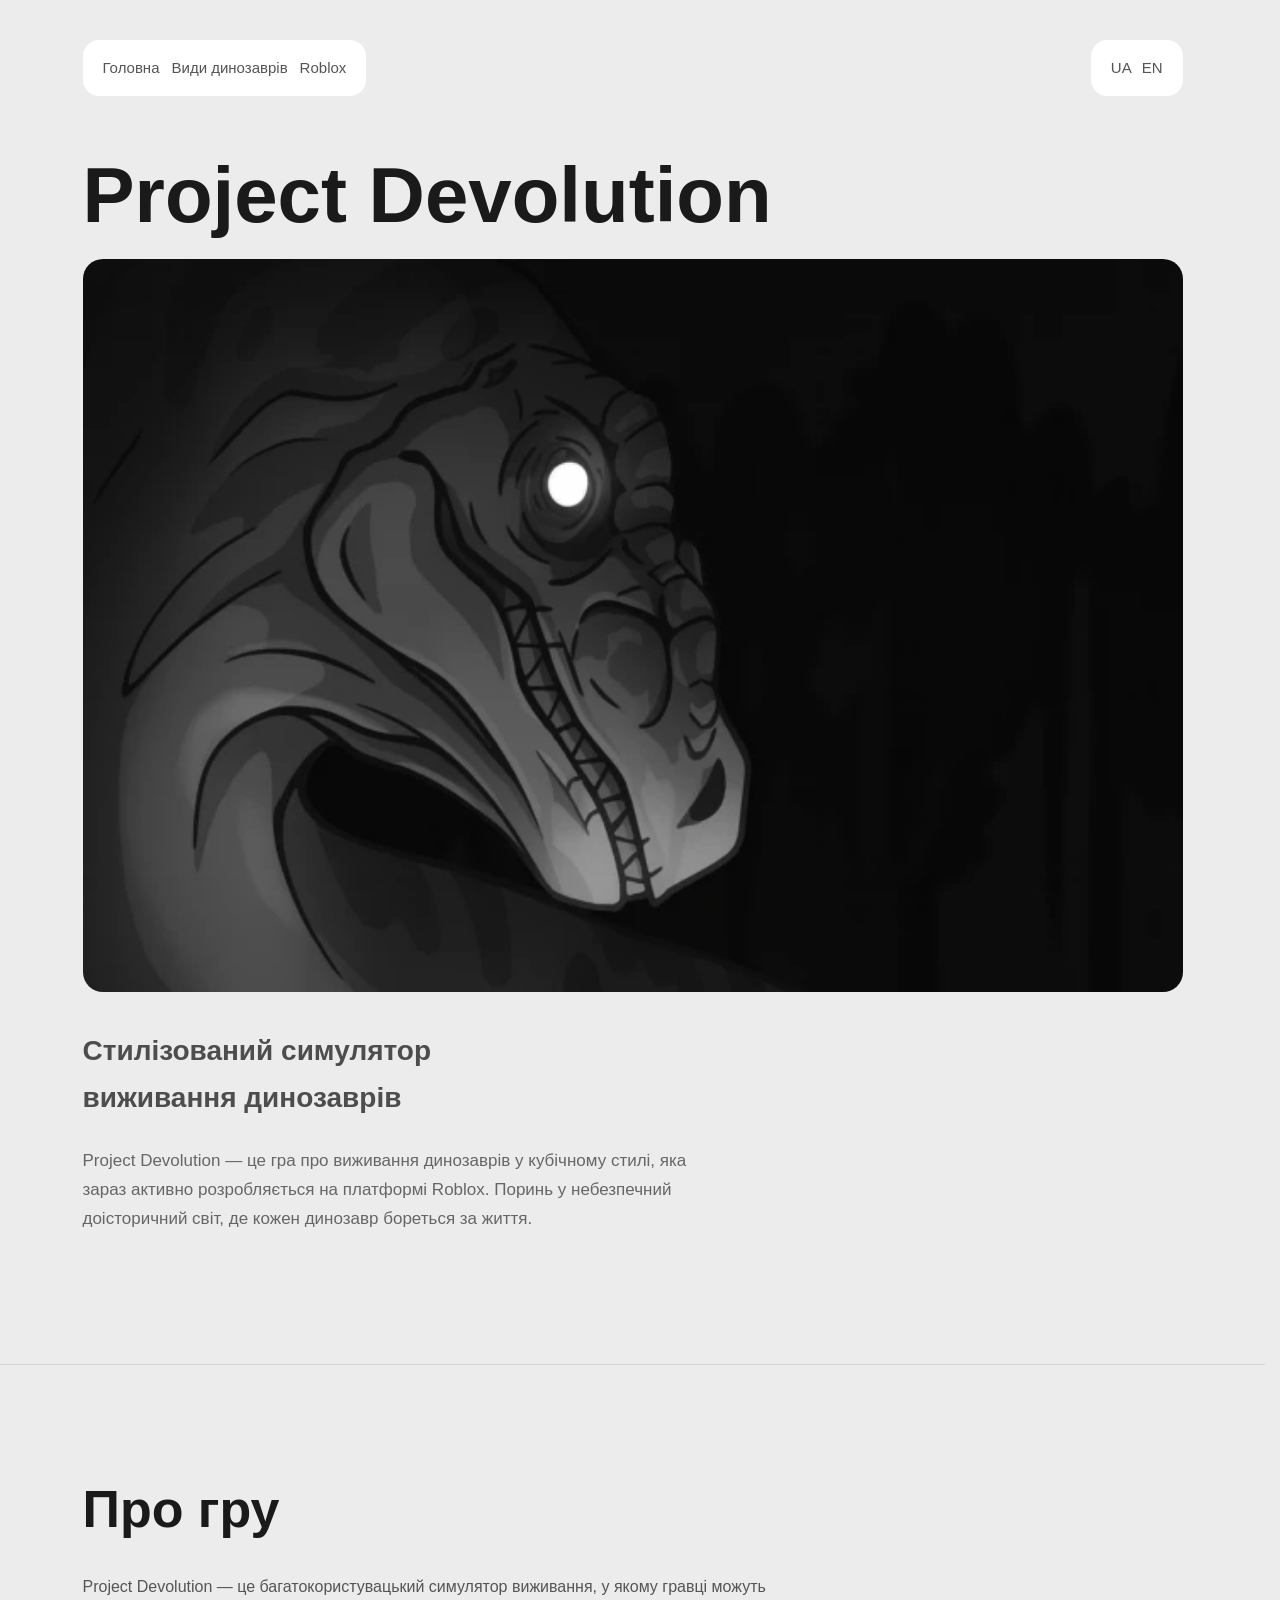
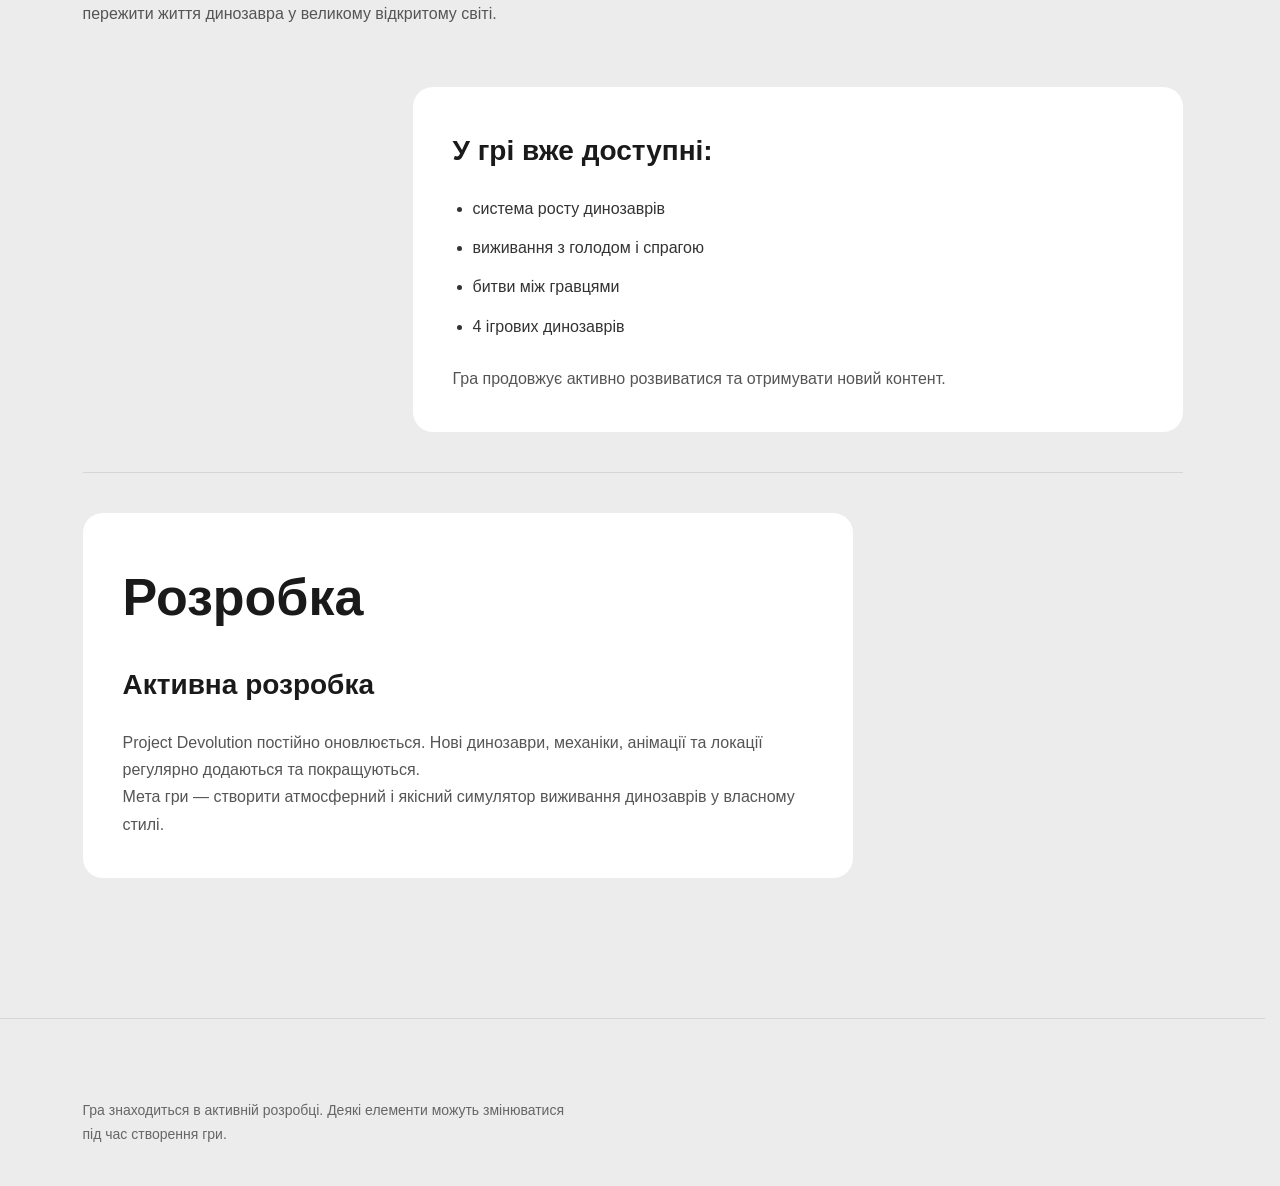
<file: index.html>
<!DOCTYPE html>
<html lang="uk">
<head>
	<meta charset="utf-8">
	<link rel="stylesheet" type="text/css" href="styles/style1.css">
	<meta name="viewport" content="width=device-width, initial-scale=1">
	<title>Project Devolution</title>
</head>
<body>

	<header>

		<div class="top-bar">

			<nav>
				<a href="#">Головна</a>
				<a href="pages/types.html">Види динозаврів</a>
				<a href="pages/roblox.html">Roblox</a>
			</nav>

			<div class="language">
				<a href="#">UA</a>
				<a href="en/index-en.html">EN</a>
			</div>

		</div>

		<h1>Project Devolution</h1>

		<img src="images/baner.webp" alt="банер">

		<h2>Стилізований симулятор виживання динозаврів</h2>

		<p>
			Project Devolution — це гра про виживання динозаврів у кубічному стилі, яка зараз активно розробляється на платформі Roblox.
			Поринь у небезпечний доісторичний світ, де кожен динозавр бореться за життя.
		</p>

	</header>

	<hr>

	<main>

		<h1>Про гру</h1>

		<p>
			Project Devolution — це багатокористувацький симулятор виживання, у якому гравці можуть пережити життя динозавра у великому відкритому світі.
		</p>

		<article class="acess">

			<h2>У грі вже доступні:</h2>

			<ul>
				<li>система росту динозаврів</li>
				<li>виживання з голодом і спрагою</li>
				<li>битви між гравцями</li>
				<li>4 ігрових динозаврів</li>
			</ul>

			<p>
				Гра продовжує активно розвиватися та отримувати новий контент.
			</p>

		</article>

		<hr>

		<article class="dev">

			<h1>Розробка</h1>

			<h2>Активна розробка</h2>

			<p>
				Project Devolution постійно оновлюється.
				Нові динозаври, механіки, анімації та локації регулярно додаються та покращуються.
			</p>

			<p>
				Мета гри — створити атмосферний і якісний симулятор виживання динозаврів у власному стилі.
			</p>

		</article>

	</main>

	<hr>

	<footer>

		<p class="footer">
			Гра знаходиться в активній розробці. Деякі елементи можуть змінюватися під час створення гри.
		</p>

	</footer>

</body>
</html>
</file>
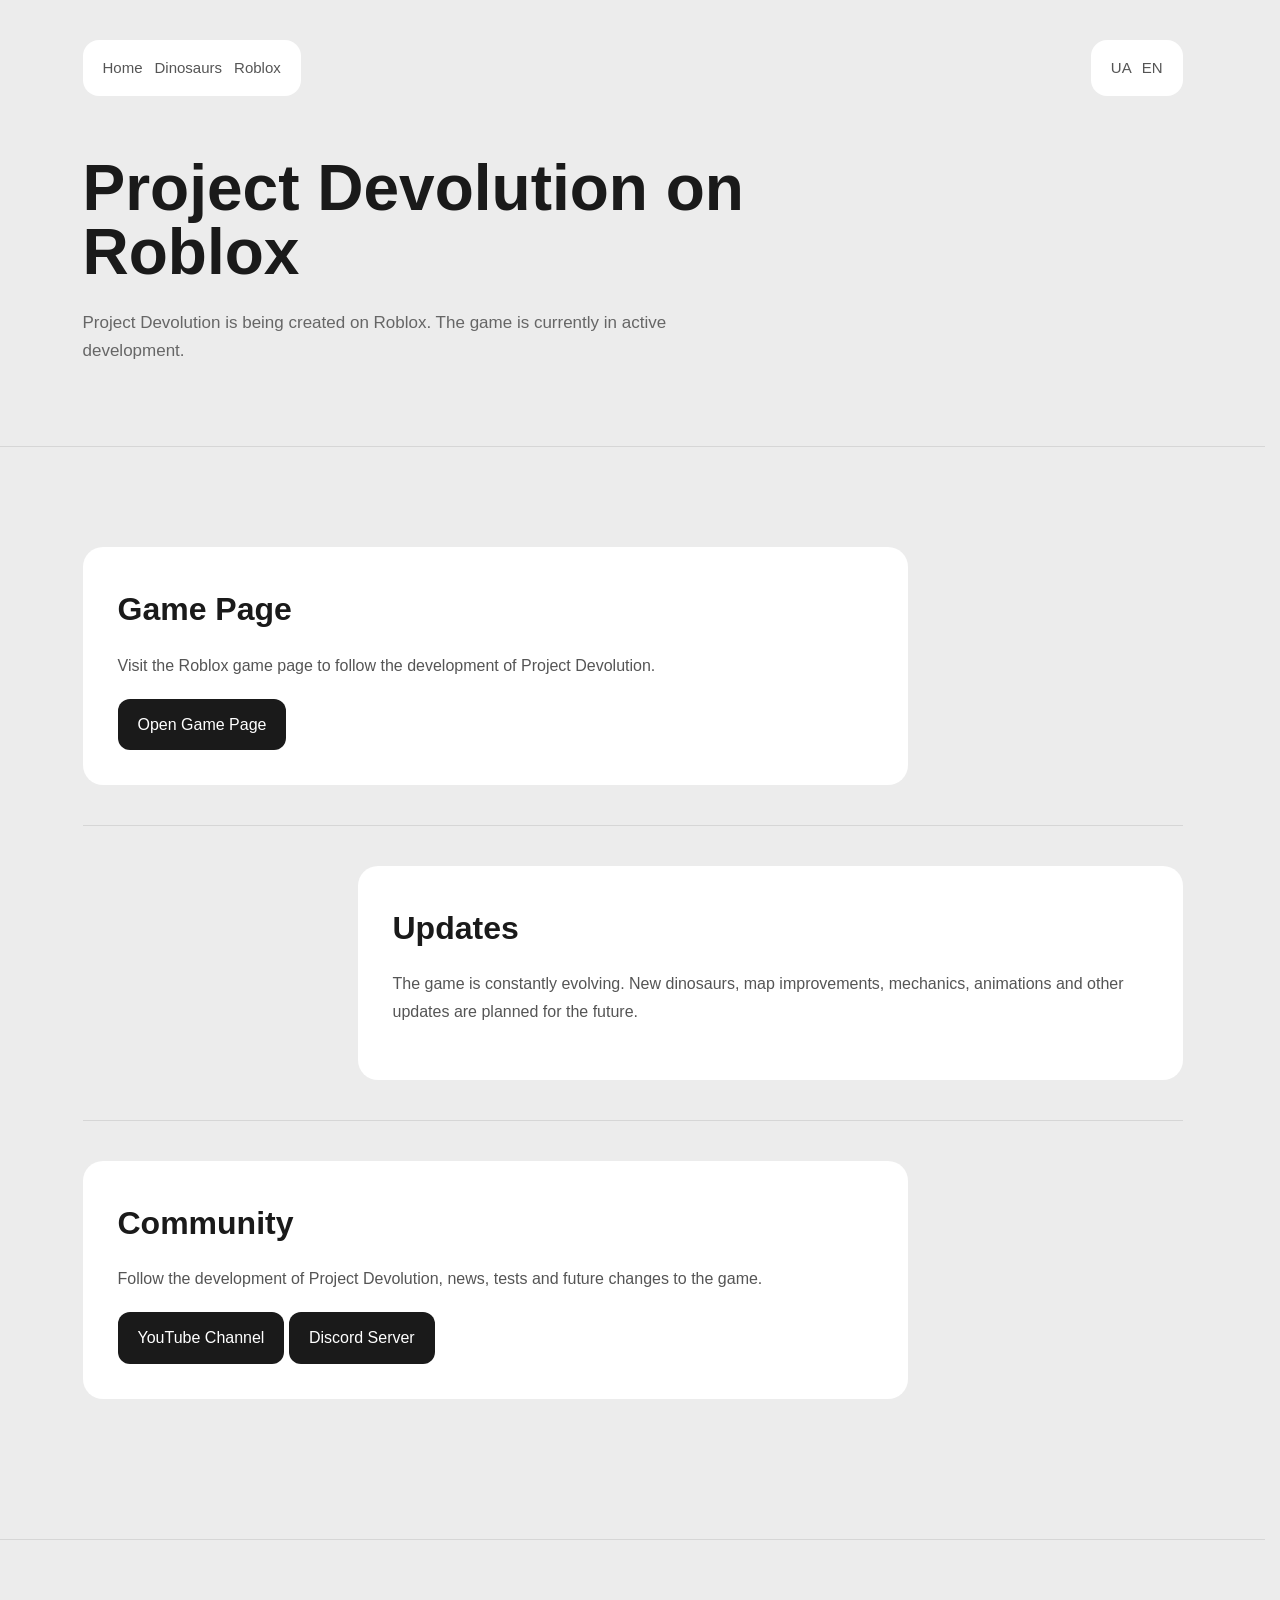
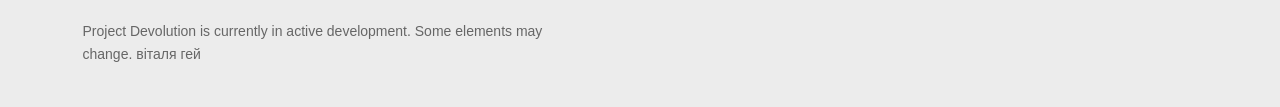
<file: roblox-en.html>
<!DOCTYPE html>
<html lang="en">
<head>
	<meta charset="utf-8">
	<link rel="stylesheet" type="text/css" href="../../styles/style3.css">
	<meta name="viewport" content="width=device-width, initial-scale=1">
	<title>Roblox</title>
</head>
<body>

	<header>

		<div class="top-bar">

			<nav>
				<a href="../index-en.html">Home</a>
				<a href="types-en.html">Dinosaurs</a>
				<a href="#">Roblox</a>
			</nav>

			<div class="language">
				<a href="../../pages/roblox.html">UA</a>
				<a href="#">EN</a>
			</div>

		</div>

		<h1>Project Devolution on Roblox</h1>

		<p>
			Project Devolution is being created on Roblox. The game is currently in active development.
		</p>

	</header>

	<hr>

	<main>

		<article class="roblox-game">

			<h2>Game Page</h2>

			<p>
				Visit the Roblox game page to follow the development of Project Devolution.
			</p>

			<a href="https://www.roblox.com/" target="_blank">
				Open Game Page
			</a>

		</article>

		<hr>

		<article class="roblox-updates">

			<h2>Updates</h2>

			<p>
				The game is constantly evolving. New dinosaurs, map improvements, mechanics, animations and other updates are planned for the future.
			</p>

		</article>

		<hr>

		<article class="roblox-community">

			<h2>Community</h2>

			<p>
				Follow the development of Project Devolution, news, tests and future changes to the game.
			</p>

			<a href="https://youtube.com/" target="_blank">
				YouTube Channel
			</a>

			<a href="https://discord.gg/" target="_blank">
				Discord Server
			</a>

		</article>

	</main>

	<hr>

	<footer>

		<p class="footer">
			Project Devolution is currently in active development. Some elements may change. віталя гей
		</p>

	</footer>

</body>
</html>
</file>
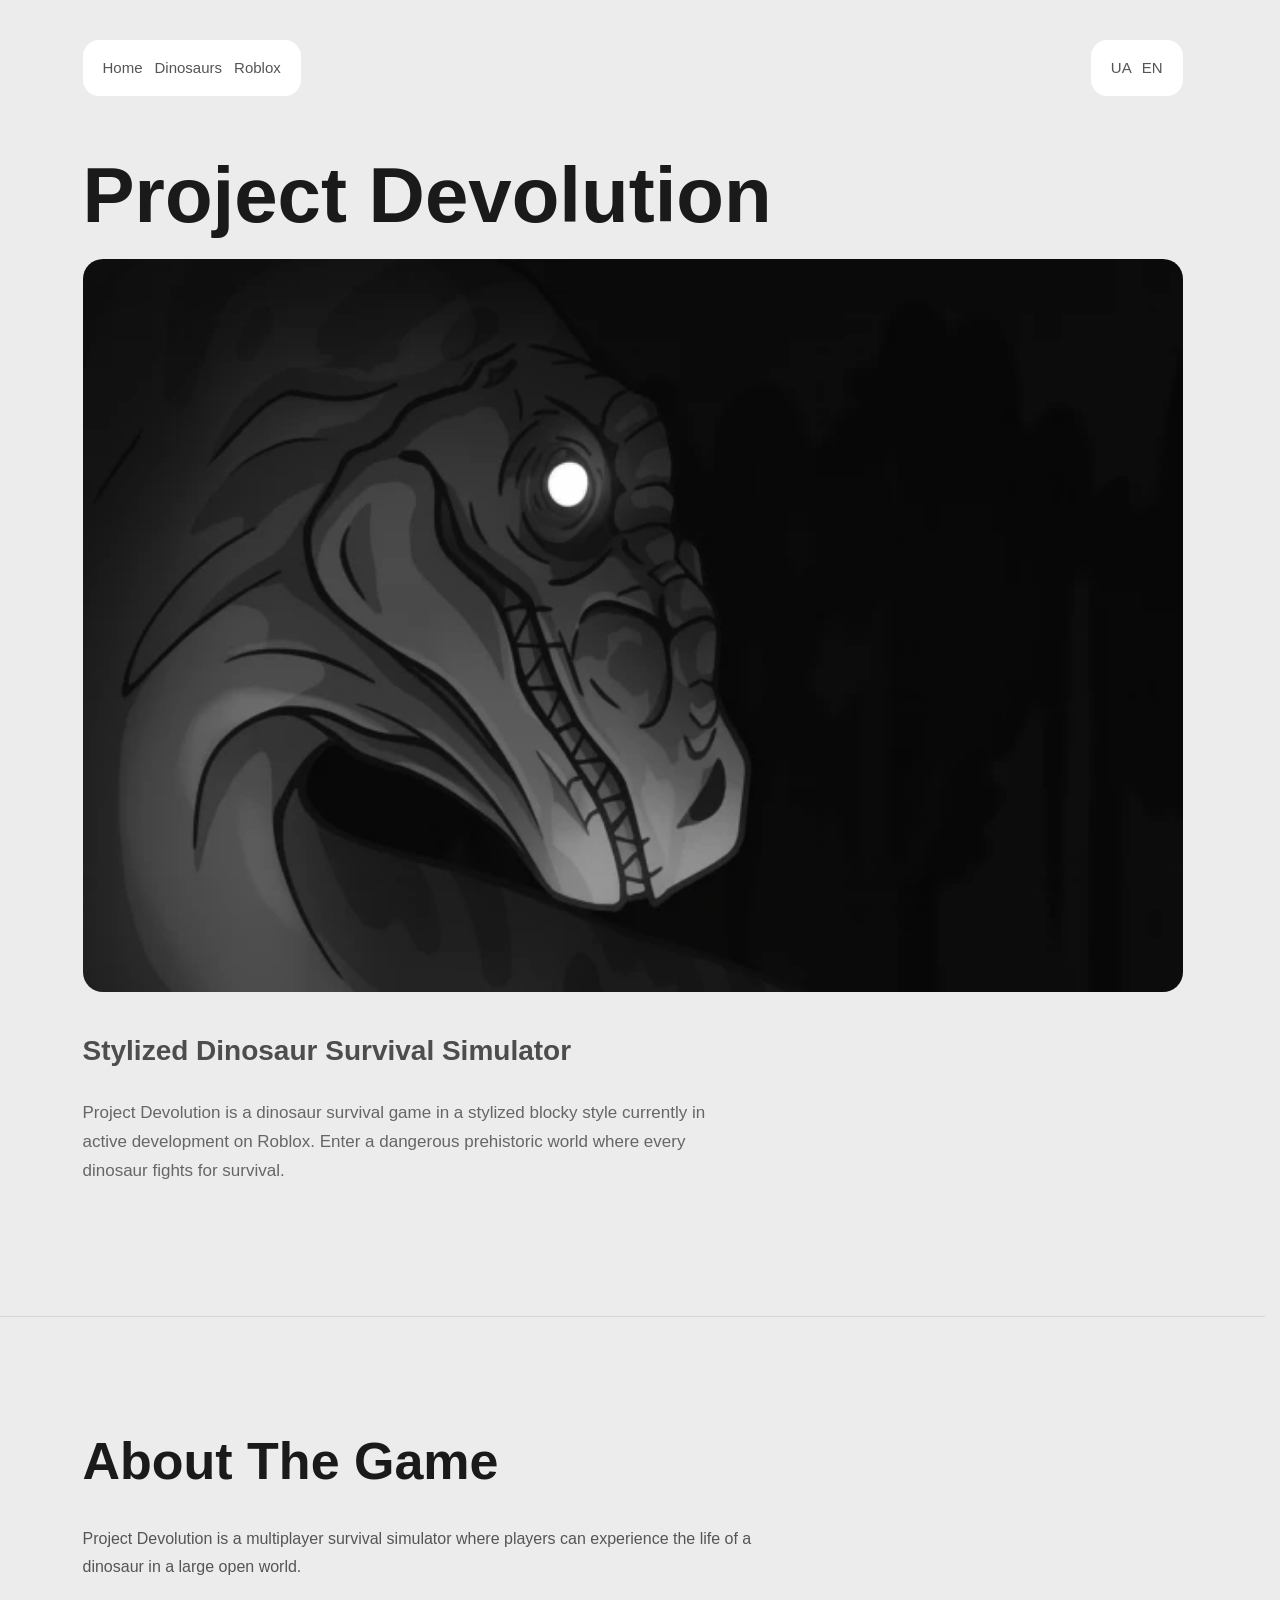
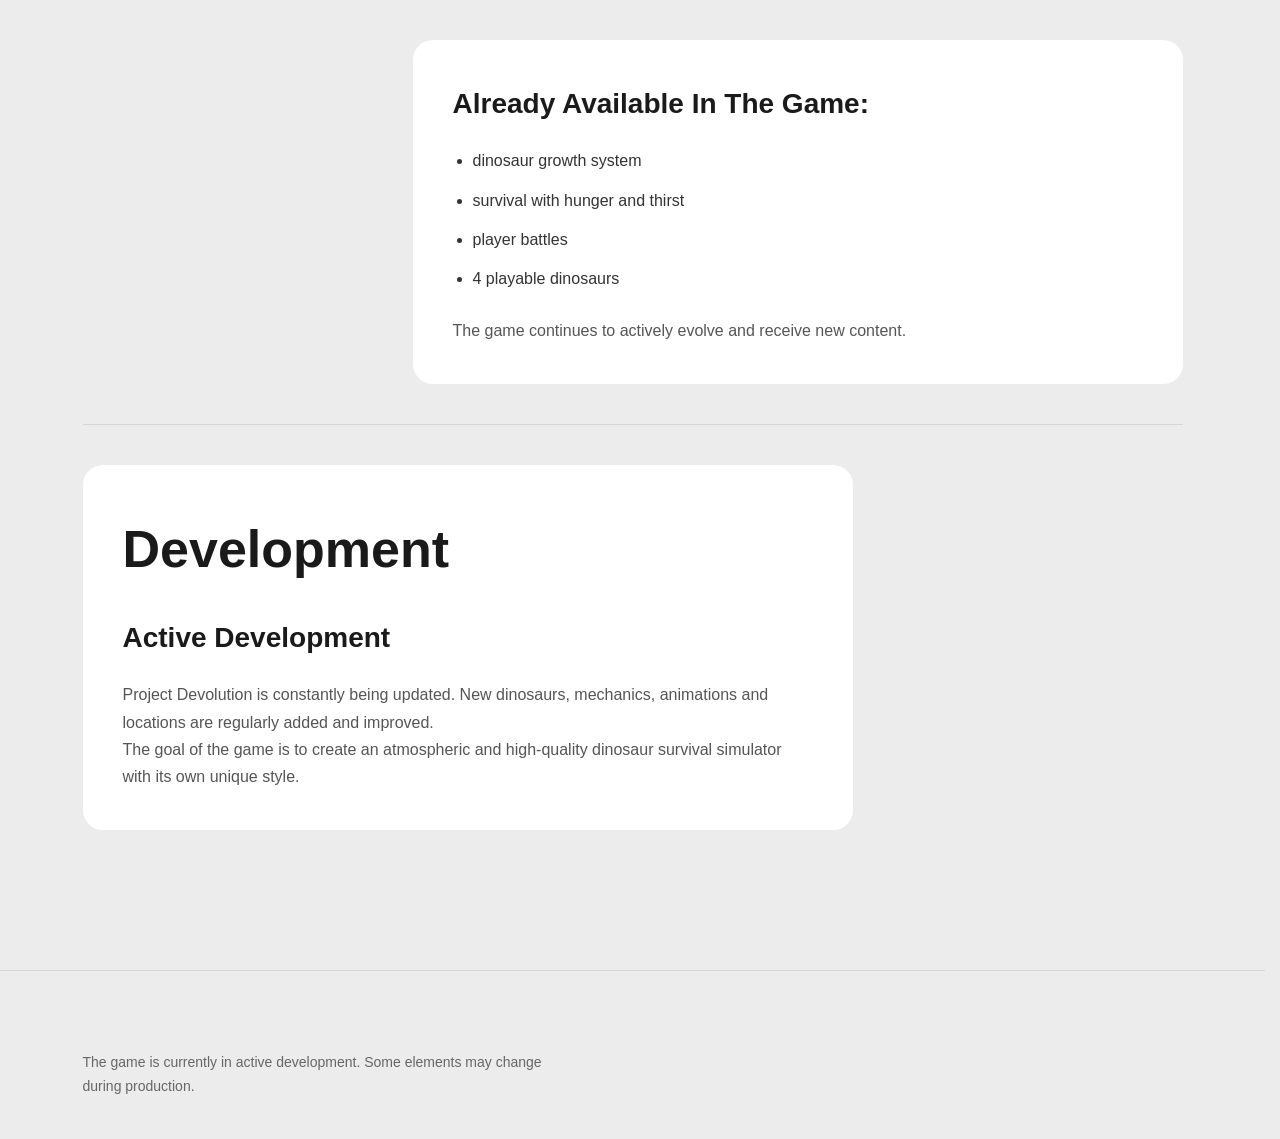
<file: en/index-en.html>
<!DOCTYPE html>
<html lang="en">
<head>
	<meta charset="utf-8">
	<link rel="stylesheet" type="text/css" href="../styles/style1.css">
	<meta name="viewport" content="width=device-width, initial-scale=1">
	<title>Project Devolution</title>
</head>
<body>

	<header>

		<div class="top-bar">

			<nav>
				<a href="#">Home</a>
				<a href="pages/types-en.html">Dinosaurs</a>
				<a href="pages/roblox-en.html">Roblox</a>
			</nav>

			<div class="language">
				<a href="../index.html">UA</a>
				<a href="#">EN</a>
			</div>

		</div>

		<h1>Project Devolution</h1>

		<img src="../images/baner.webp" alt="banner">

		<h2>Stylized Dinosaur Survival Simulator</h2>

		<p>
			Project Devolution is a dinosaur survival game in a stylized blocky style currently in active development on Roblox.
			Enter a dangerous prehistoric world where every dinosaur fights for survival.
		</p>

	</header>

	<hr>

	<main>

		<h1>About The Game</h1>

		<p>
			Project Devolution is a multiplayer survival simulator where players can experience the life of a dinosaur in a large open world.
		</p>

		<article class="acess">

			<h2>Already Available In The Game:</h2>

			<ul>
				<li>dinosaur growth system</li>
				<li>survival with hunger and thirst</li>
				<li>player battles</li>
				<li>4 playable dinosaurs</li>
			</ul>

			<p>
				The game continues to actively evolve and receive new content.
			</p>

		</article>

		<hr>

		<article class="dev">

			<h1>Development</h1>

			<h2>Active Development</h2>

			<p>
				Project Devolution is constantly being updated.
				New dinosaurs, mechanics, animations and locations are regularly added and improved.
			</p>

			<p>
				The goal of the game is to create an atmospheric and high-quality dinosaur survival simulator with its own unique style.
			</p>

		</article>

	</main>

	<hr>

	<footer>

		<p class="footer">
			The game is currently in active development. Some elements may change during production.
		</p>

	</footer>

</body>
</html>
</file>
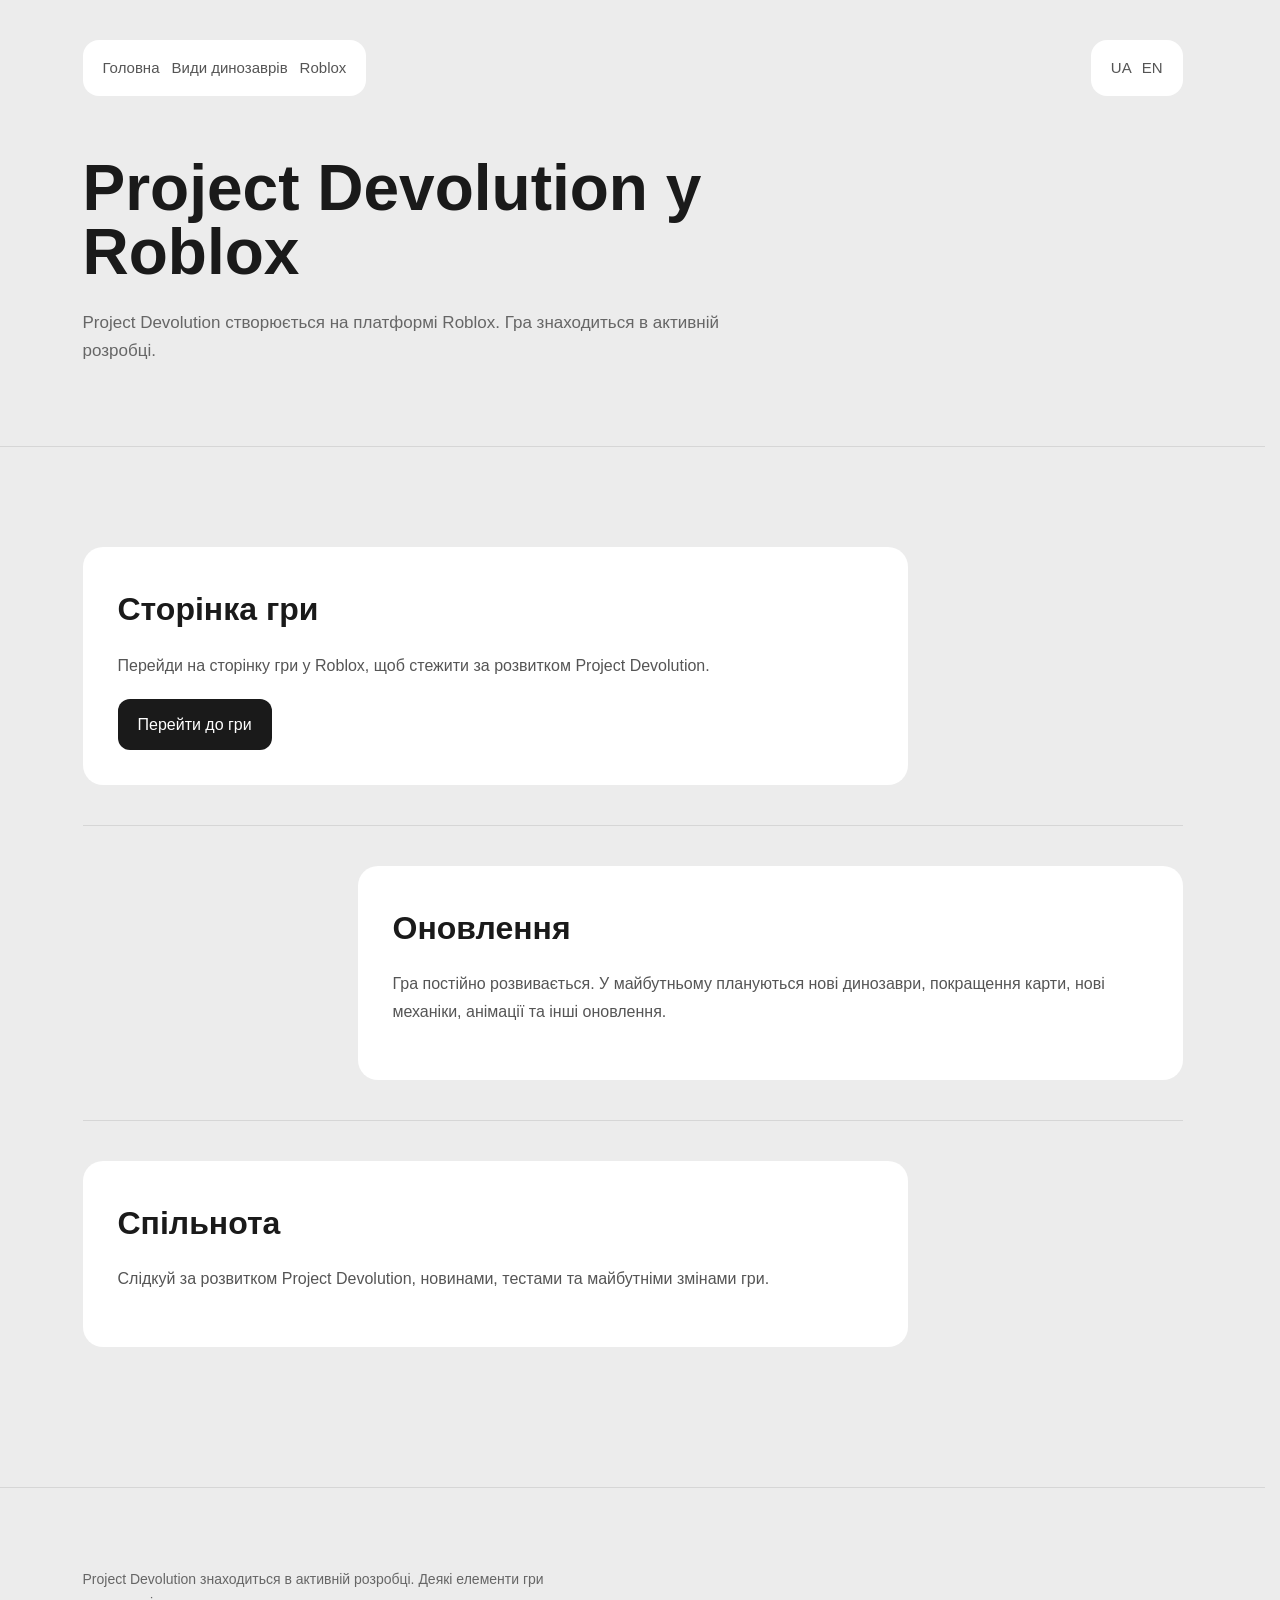
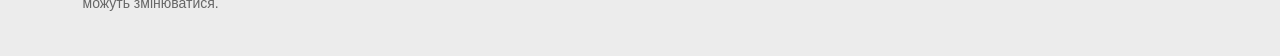
<file: pages/roblox.html>
<!DOCTYPE html>
<html lang="uk">
<head>
	<meta charset="utf-8">
	<link rel="stylesheet" type="text/css" href="../styles/style3.css">
	<meta name="viewport" content="width=device-width, initial-scale=1">
	<title>Roblox</title>
</head>
<body>

	<header>

		<div class="top-bar">

			<nav>
				<a href="../index.html">Головна</a>
				<a href="types.html">Види динозаврів</a>
				<a href="#">Roblox</a>
			</nav>

			<div class="language">
				<a href="#">UA</a>
				<a href="../en/pages/roblox-en.html">EN</a>
			</div>

		</div>

		<h1>Project Devolution у Roblox</h1>

		<p>
			Project Devolution створюється на платформі Roblox. Гра знаходиться в активній розробці.
		</p>

	</header>

	<hr>

	<main>

		<article class="roblox-game">

			<h2>Сторінка гри</h2>

			<p>
				Перейди на сторінку гри у Roblox, щоб стежити за розвитком Project Devolution.
			</p>

			<a href="#" target="_blank">Перейти до гри</a>

		</article>

		<hr>

		<article class="roblox-updates">

			<h2>Оновлення</h2>

			<p>
				Гра постійно розвивається. У майбутньому плануються нові динозаври, покращення карти, нові механіки, анімації та інші оновлення.
			</p>

		</article>

		<hr>

		<article class="roblox-community">

			<h2>Спільнота</h2>

			<p>
				Слідкуй за розвитком Project Devolution, новинами, тестами та майбутніми змінами гри.
			</p>

		</article>

	</main>

	<hr>

	<footer>

		<p class="footer">
			Project Devolution знаходиться в активній розробці. Деякі елементи гри можуть змінюватися.
		</p>

	</footer>

</body>
</html>
</file>
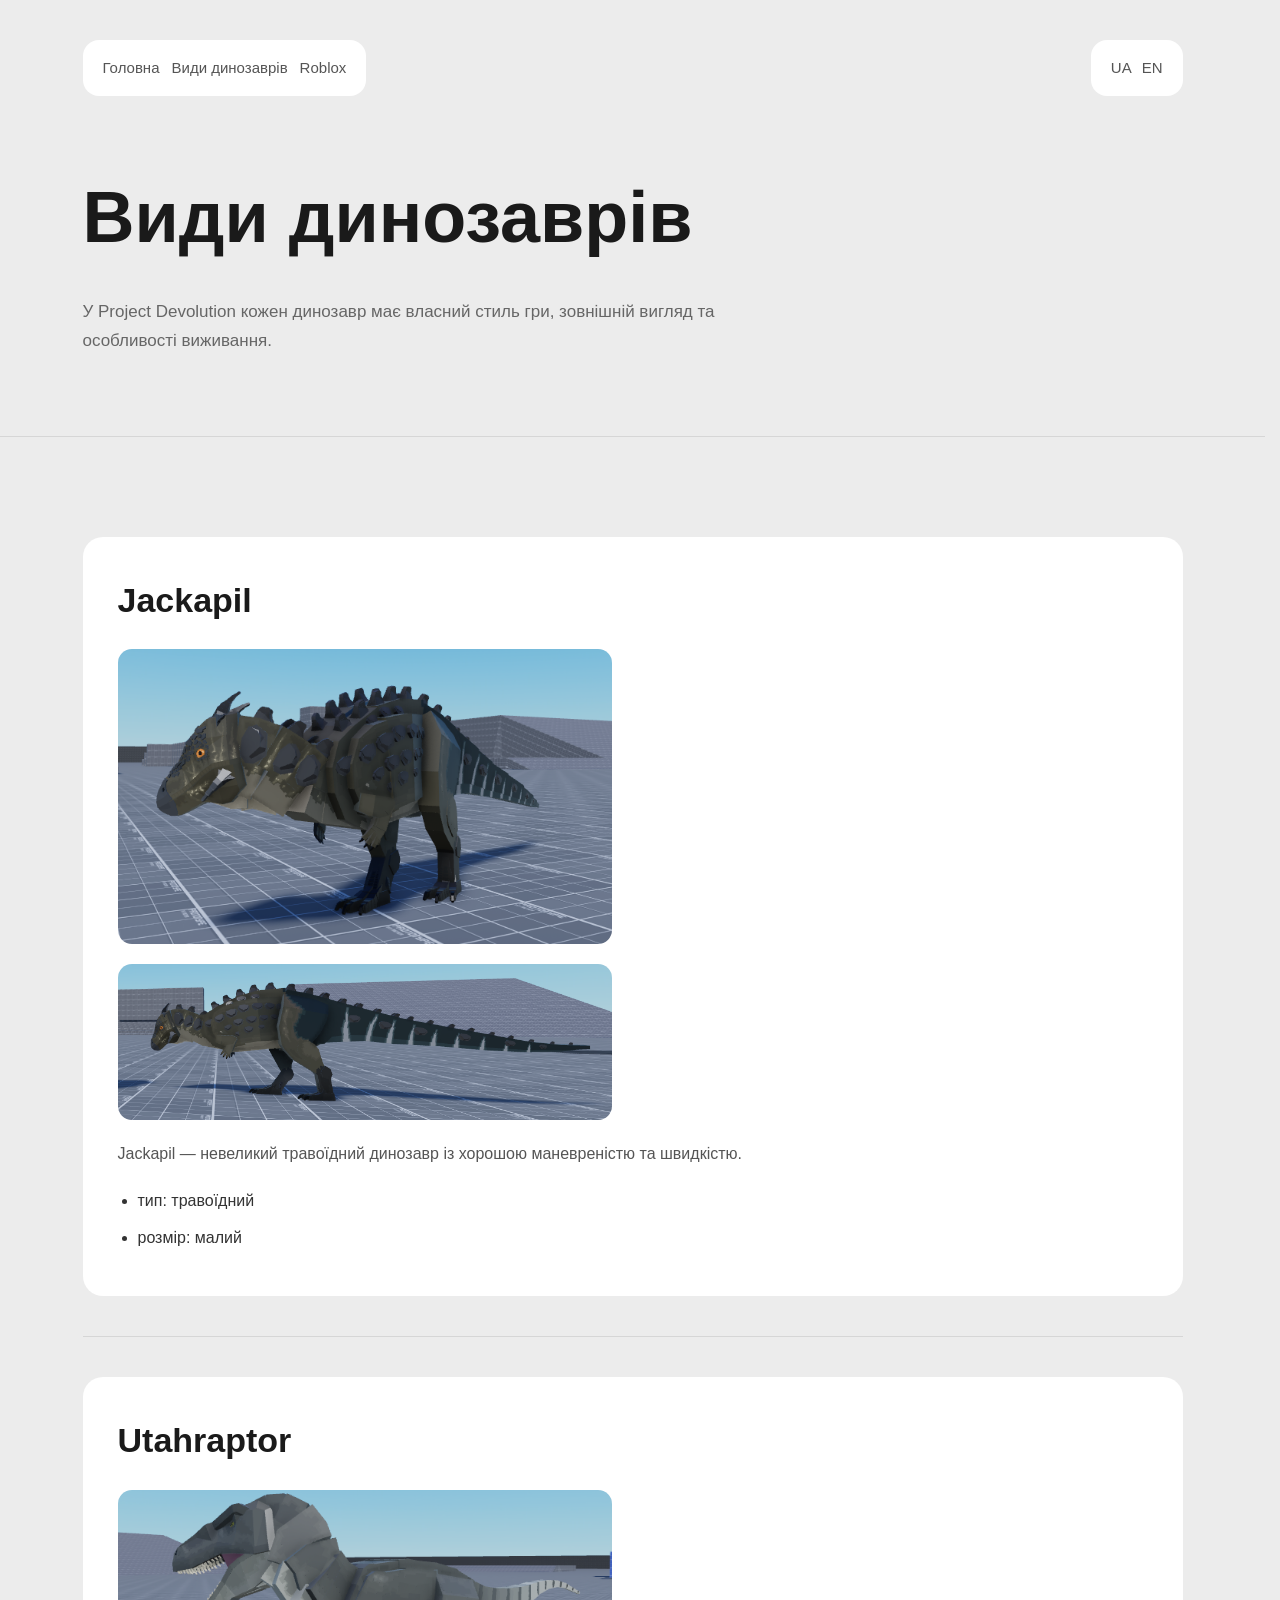
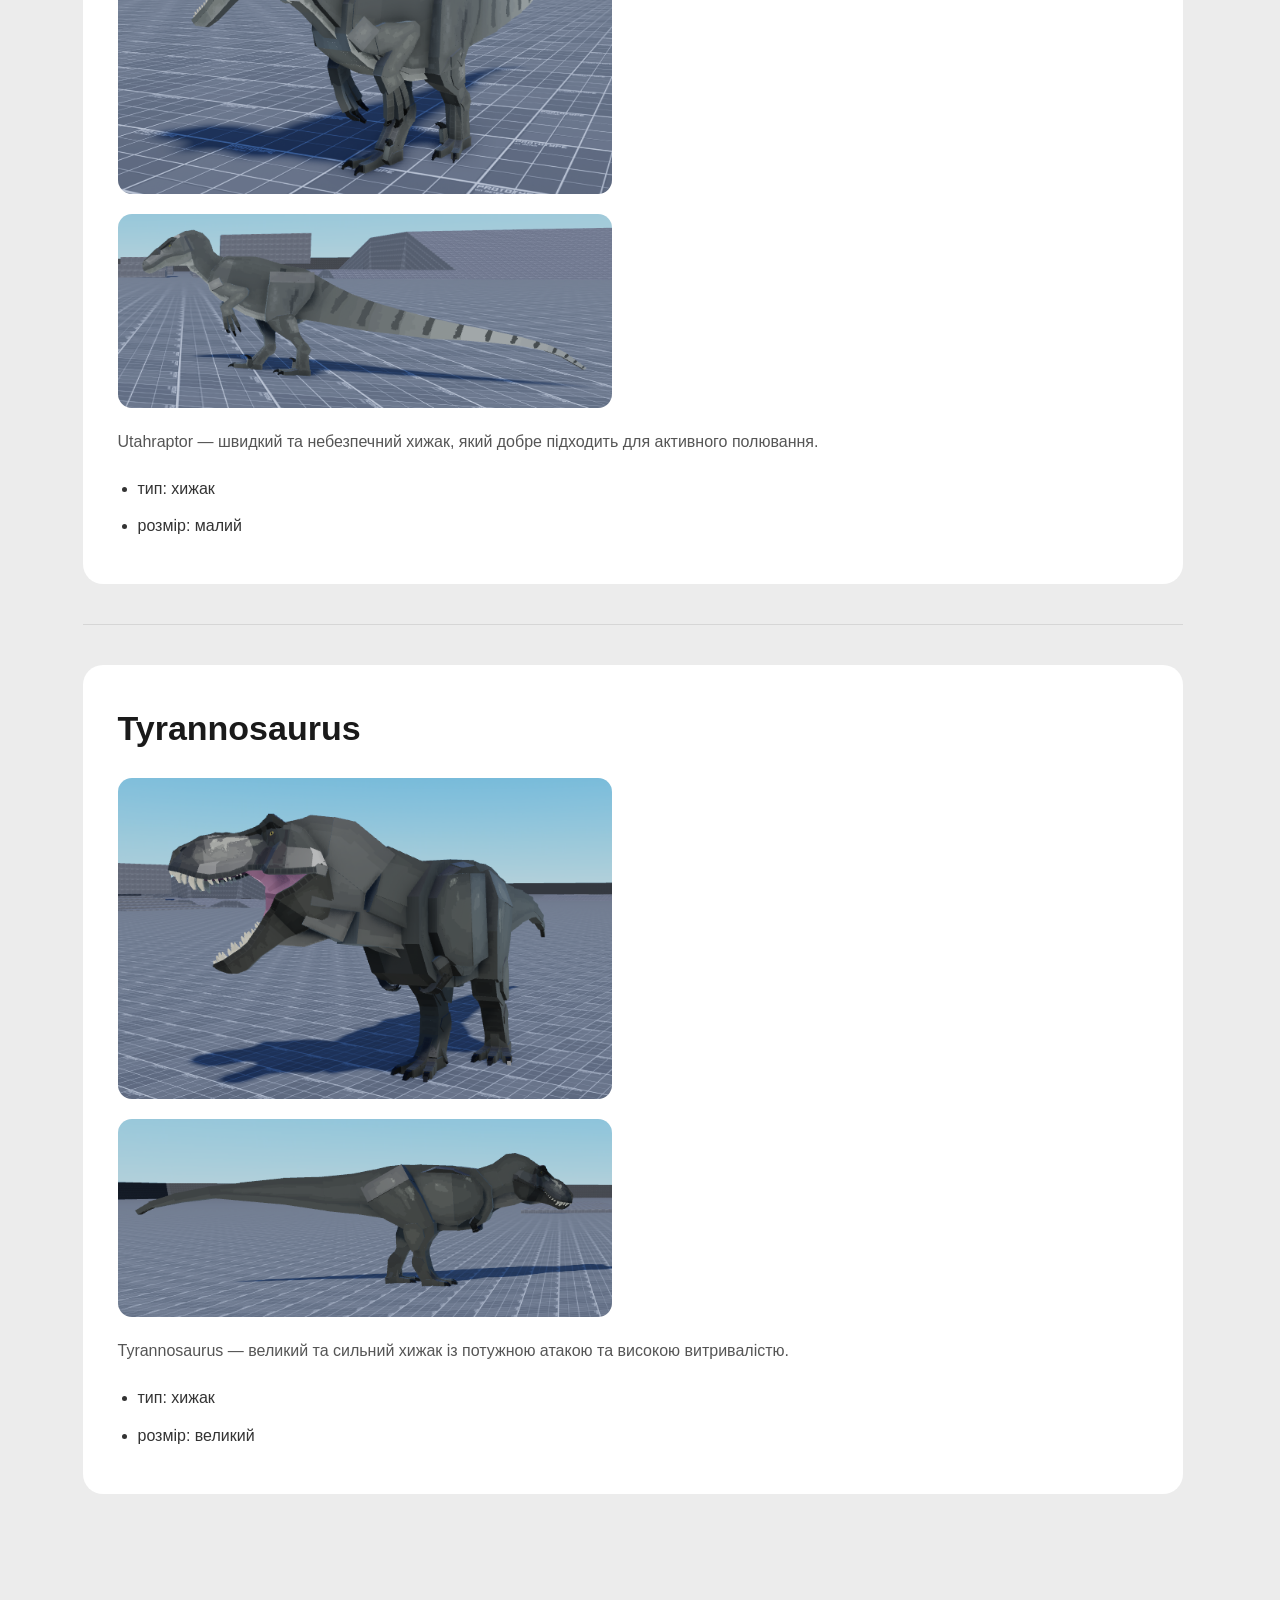
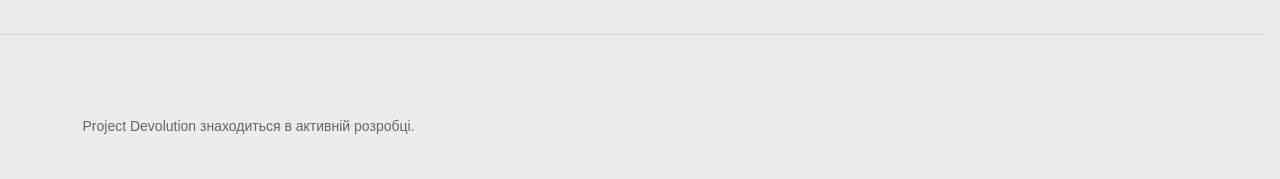
<file: pages/types.html>
<!DOCTYPE html>
<html lang="uk">
<head>
	<meta charset="utf-8">
	<link rel="stylesheet" type="text/css" href="../styles/style2.css">
	<meta name="viewport" content="width=device-width, initial-scale=1">
	<title>Види динозаврів</title>
</head>
<body>

	<header>

		<div class="top-bar">

			<nav>
				<a href="../index.html">Головна</a>
				<a href="#">Види динозаврів</a>
				<a href="roblox.html">Roblox</a>
			</nav>

			<div class="language">
				<a href="#">UA</a>
				<a href="../en/pages/types-en.html">EN</a>
			</div>

		</div>

		<h1>Види динозаврів</h1>

		<p>
			У Project Devolution кожен динозавр має власний стиль гри, зовнішній вигляд та особливості виживання.
		</p>

	</header>

	<hr>

	<main>

		<article class="jackapil">

			<h2>Jackapil</h2>

			<img src="../images/jackapil.png" alt="Jackapil">
			<img src="../images/jackapilside.png" alt="Jackapil side">

			<p>
				Jackapil — невеликий травоїдний динозавр із хорошою маневреністю та швидкістю.
			</p>

			<ul>
				<li>тип: травоїдний</li>
				<li>розмір: малий</li>
			</ul>

		</article>

		<hr>

		<article class="utahraptor">

			<h2>Utahraptor</h2>

			<img src="../images/utahraptor.png" alt="Utahraptor">
			<img src="../images/utahraptorside.png" alt="Utahraptor side">

			<p>
				Utahraptor — швидкий та небезпечний хижак, який добре підходить для активного полювання.
			</p>

			<ul>
				<li>тип: хижак</li>
				<li>розмір: малий</li>
			</ul>

		</article>

		<hr>

		<article class="trex">

			<h2>Tyrannosaurus</h2>

			<img src="../images/tyrannosaurus.png" alt="Tyrannosaurus">
			<img src="../images/tyrannosaurusside.png" alt="Tyrannosaurus side">

			<p>
				Tyrannosaurus — великий та сильний хижак із потужною атакою та високою витривалістю.
			</p>

			<ul>
				<li>тип: хижак</li>
				<li>розмір: великий</li>
			</ul>

		</article>

	</main>

	<hr>

	<footer>

		<p class="footer">
			Project Devolution знаходиться в активній розробці.
		</p>

	</footer>

</body>
</html>
</file>
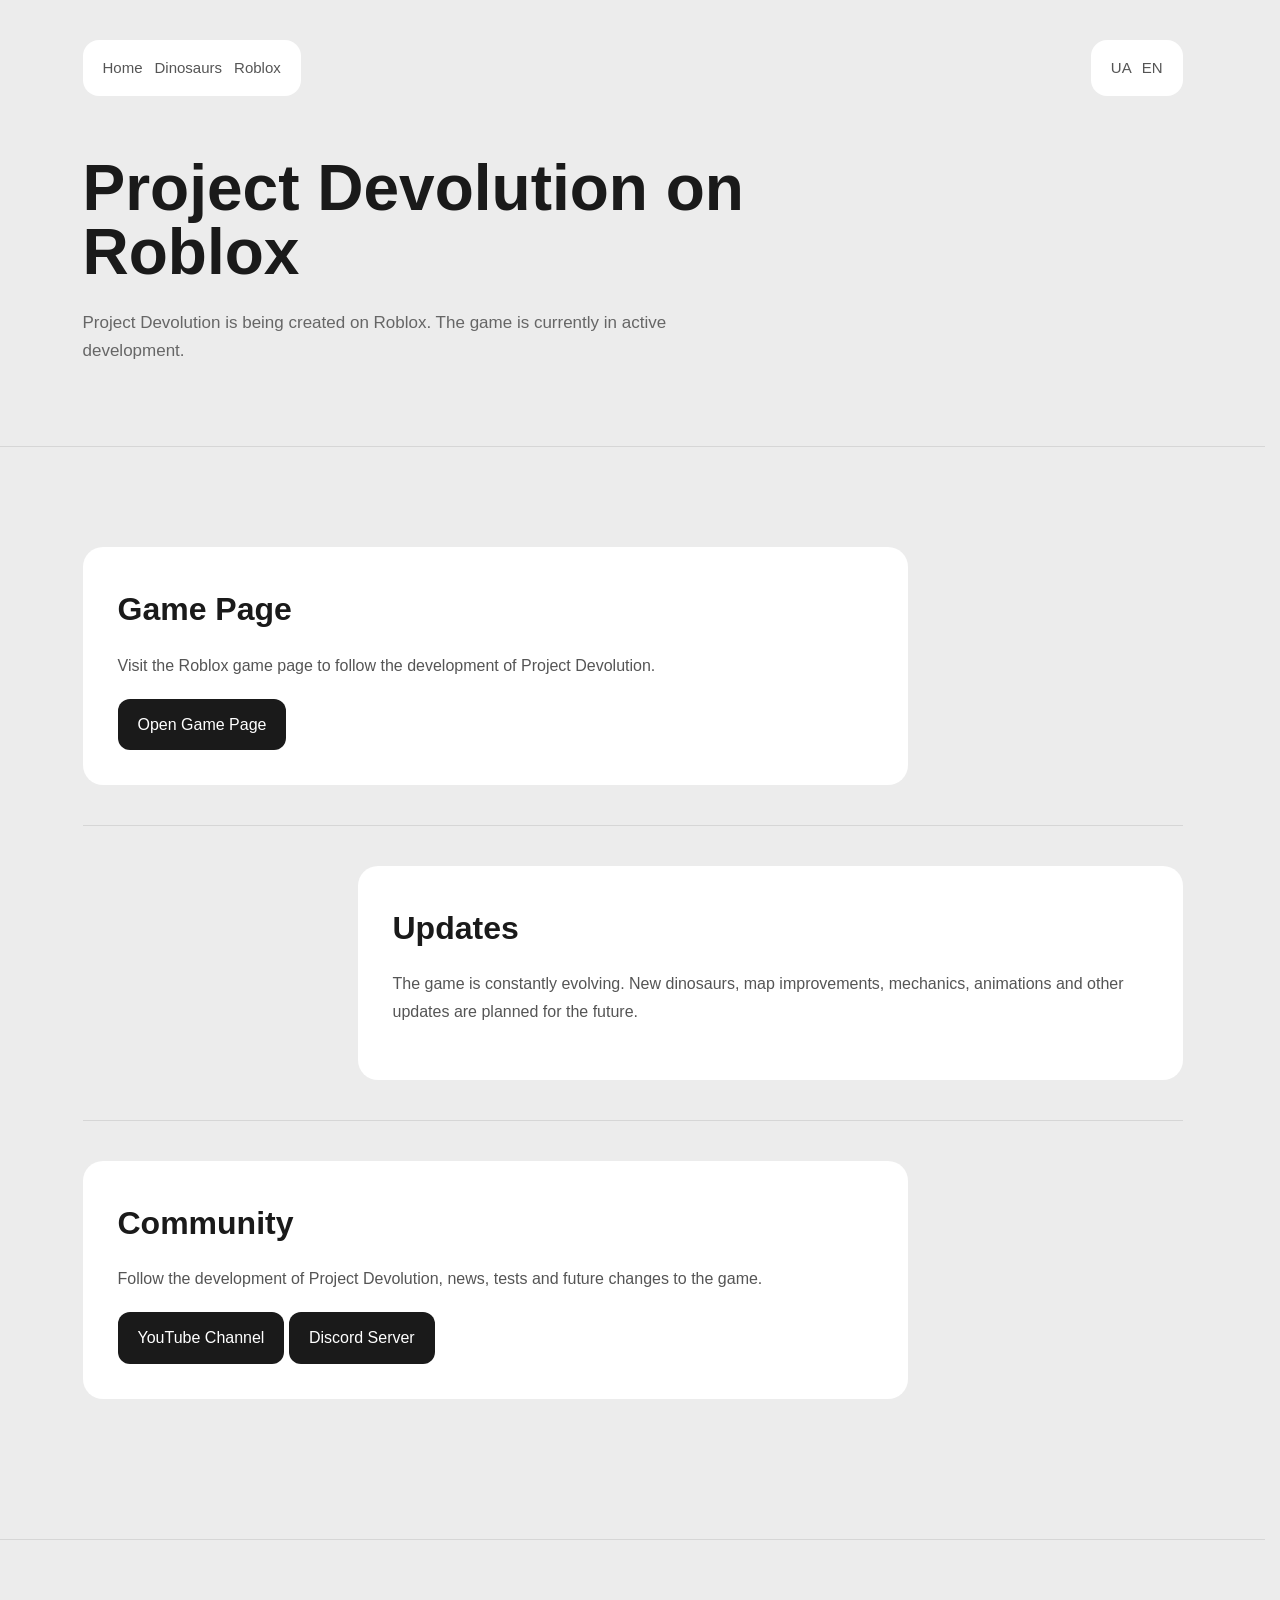
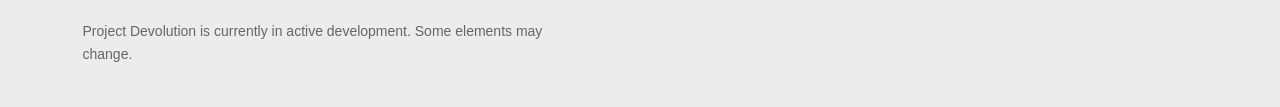
<file: en/pages/roblox-en.html>
<!DOCTYPE html>
<html lang="en">
<head>
	<meta charset="utf-8">
	<link rel="stylesheet" type="text/css" href="../../styles/style3.css">
	<meta name="viewport" content="width=device-width, initial-scale=1">
	<title>Roblox</title>
</head>
<body>

	<header>

		<div class="top-bar">

			<nav>
				<a href="../index-en.html">Home</a>
				<a href="types-en.html">Dinosaurs</a>
				<a href="#">Roblox</a>
			</nav>

			<div class="language">
				<a href="../../pages/roblox.html">UA</a>
				<a href="#">EN</a>
			</div>

		</div>

		<h1>Project Devolution on Roblox</h1>

		<p>
			Project Devolution is being created on Roblox. The game is currently in active development.
		</p>

	</header>

	<hr>

	<main>

		<article class="roblox-game">

			<h2>Game Page</h2>

			<p>
				Visit the Roblox game page to follow the development of Project Devolution.
			</p>

			<a href="https://www.roblox.com/" target="_blank">
				Open Game Page
			</a>

		</article>

		<hr>

		<article class="roblox-updates">

			<h2>Updates</h2>

			<p>
				The game is constantly evolving. New dinosaurs, map improvements, mechanics, animations and other updates are planned for the future.
			</p>

		</article>

		<hr>

		<article class="roblox-community">

			<h2>Community</h2>

			<p>
				Follow the development of Project Devolution, news, tests and future changes to the game.
			</p>

			<a href="https://youtube.com/" target="_blank">
				YouTube Channel
			</a>

			<a href="https://discord.gg/" target="_blank">
				Discord Server
			</a>

		</article>

	</main>

	<hr>

	<footer>

		<p class="footer">
			Project Devolution is currently in active development. Some elements may change.
		</p>

	</footer>

</body>
</html>
</file>
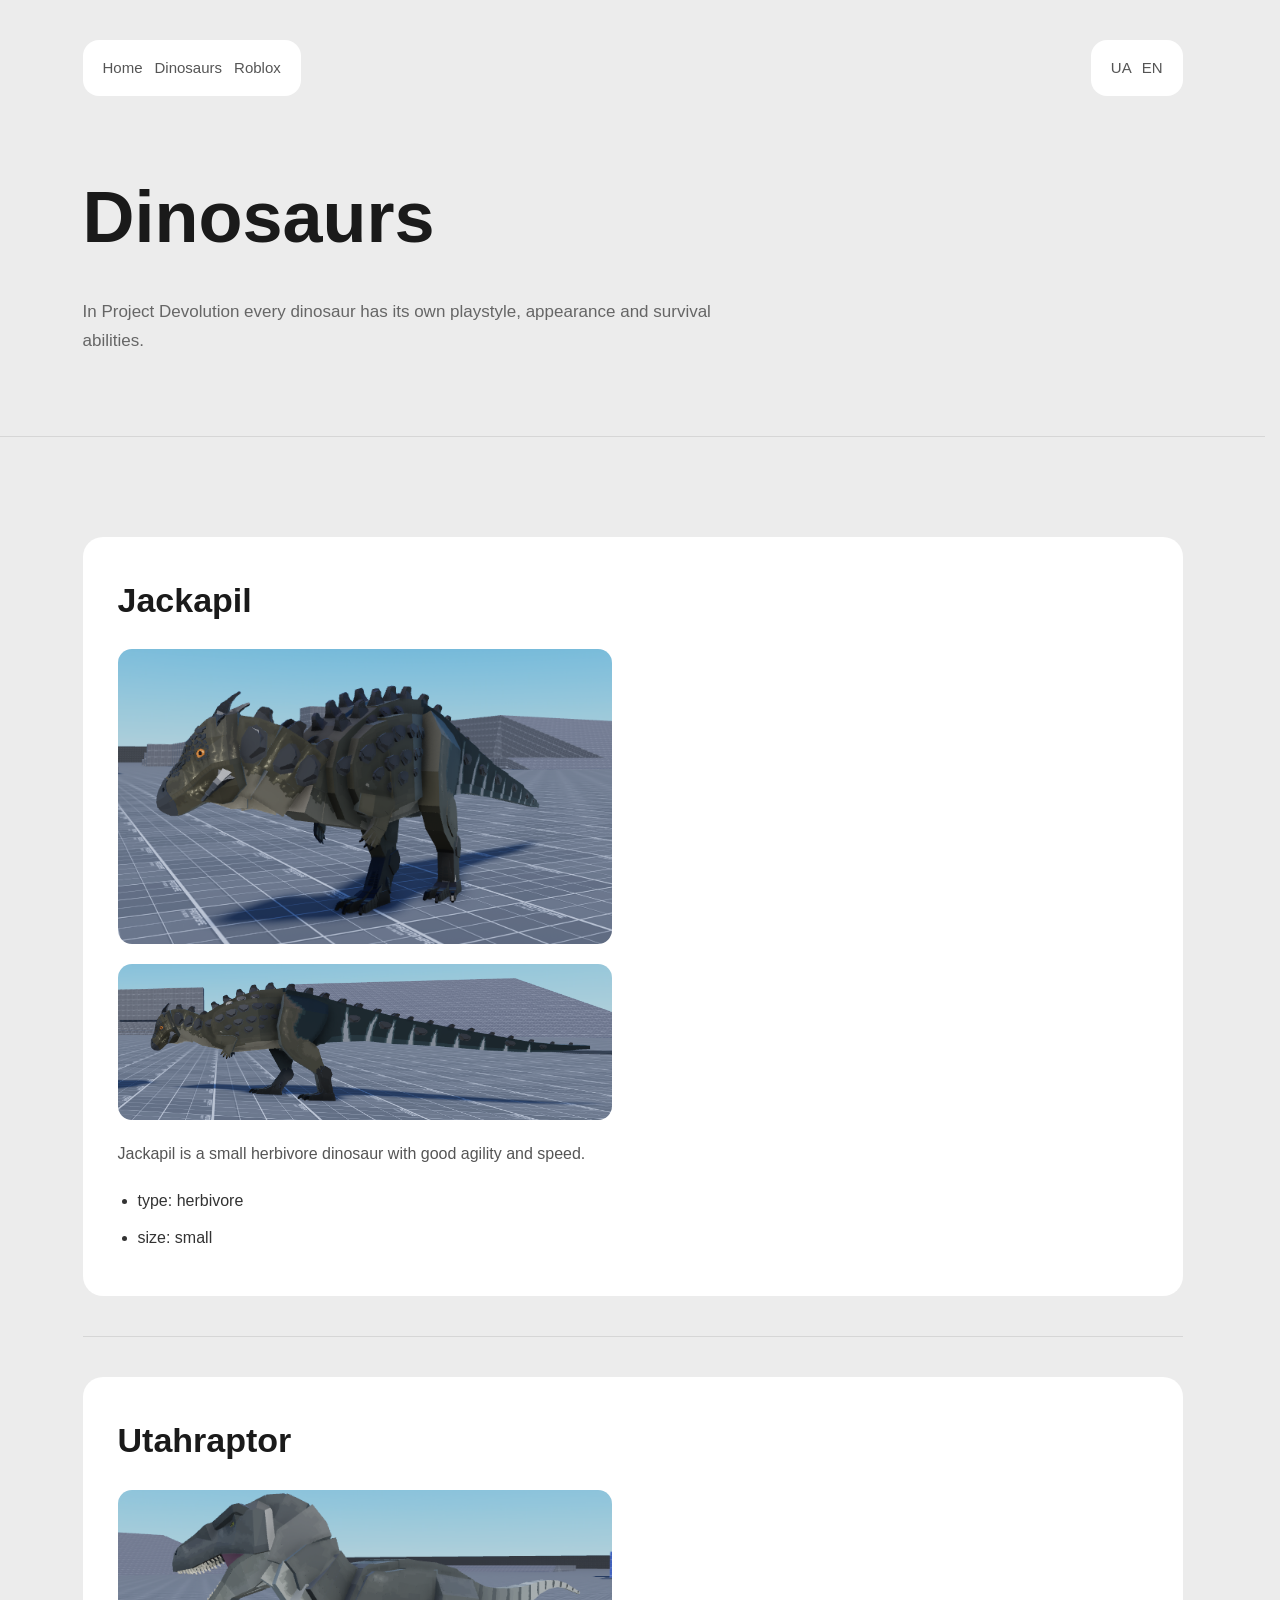
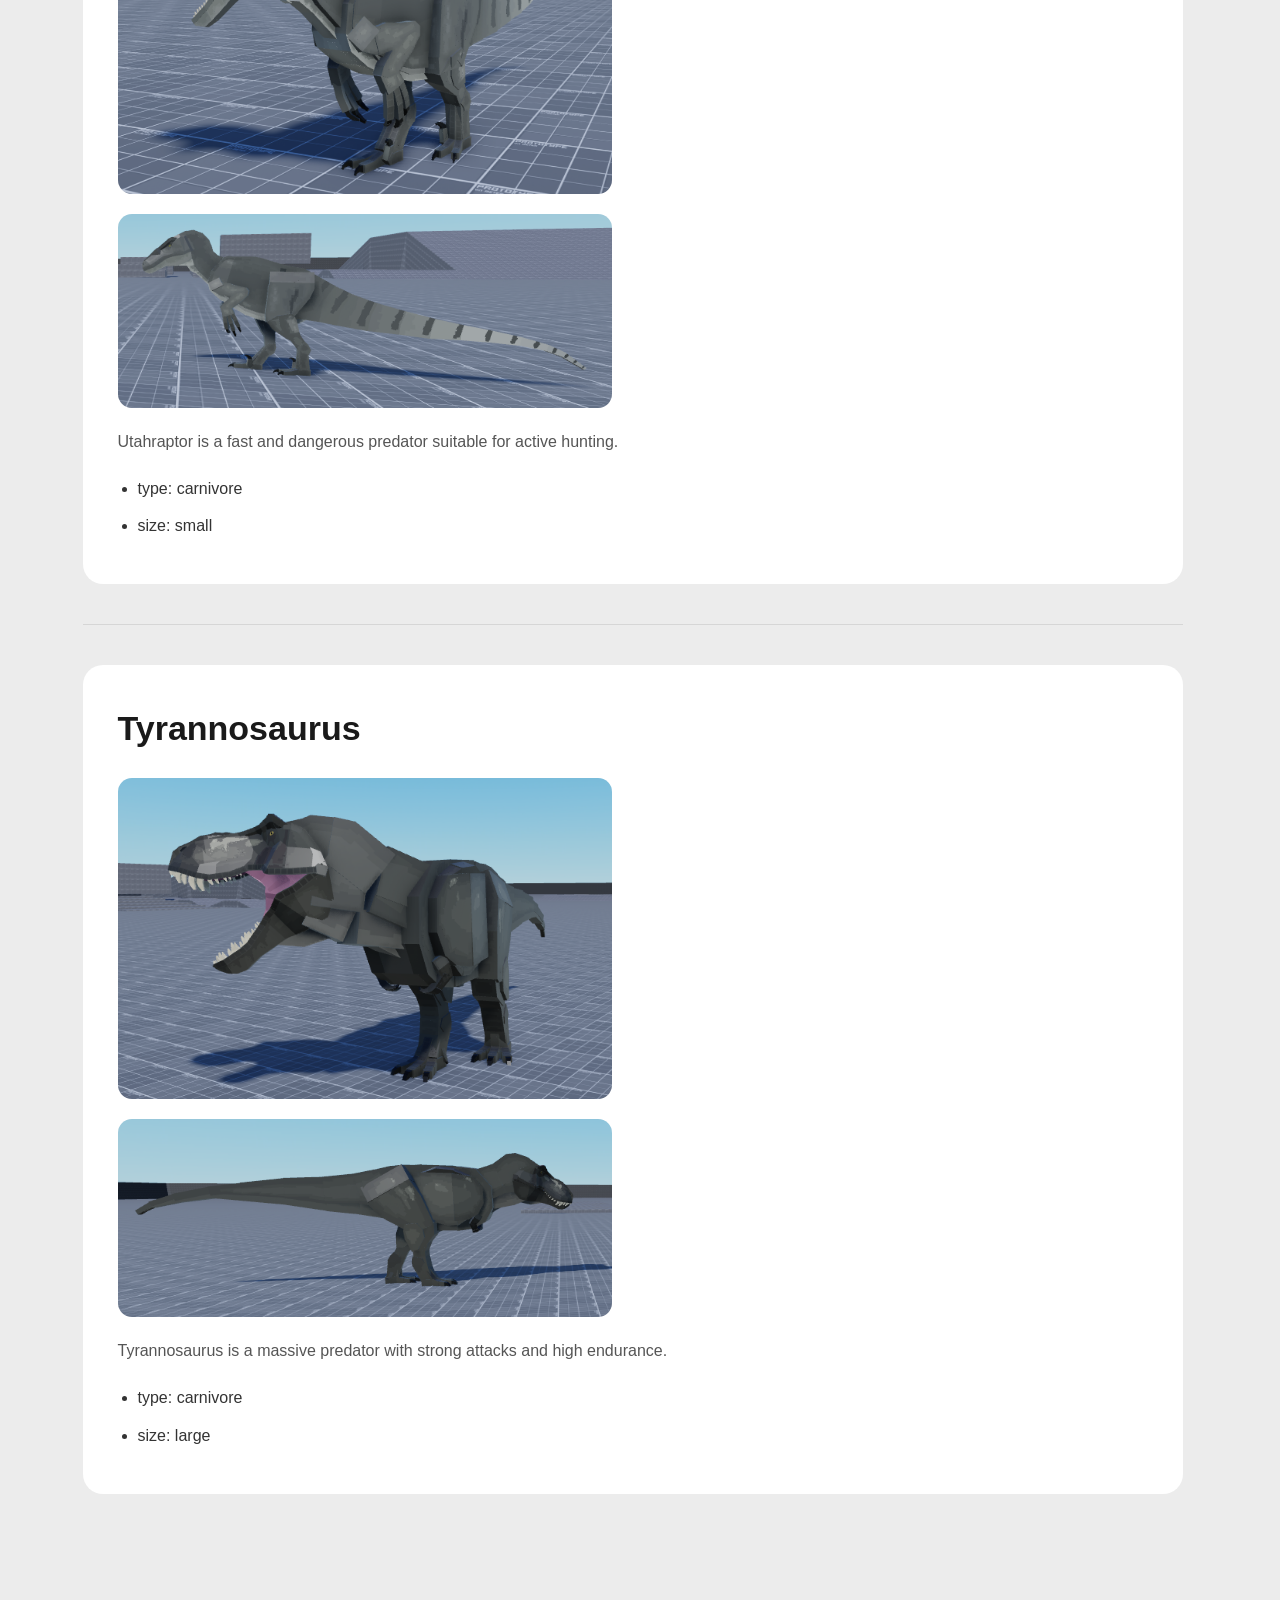
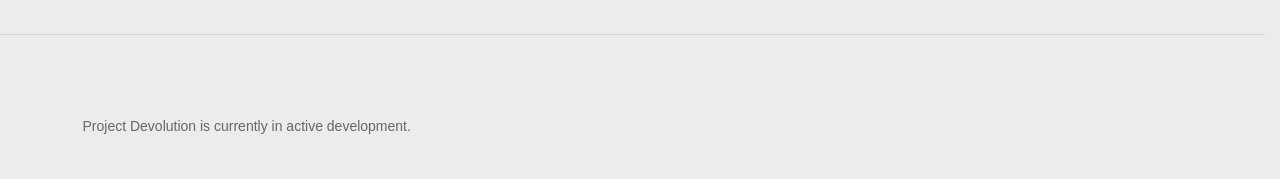
<file: en/pages/types-en.html>
<!DOCTYPE html>
<html lang="en">
<head>
	<meta charset="utf-8">
	<link rel="stylesheet" type="text/css" href="../../styles/style2.css">
	<meta name="viewport" content="width=device-width, initial-scale=1">
	<title>Dinosaurs</title>
</head>
<body>

	<header>

		<div class="top-bar">

			<nav>
				<a href="../index-en.html">Home</a>
				<a href="#">Dinosaurs</a>
				<a href="../pages/roblox-en.html">Roblox</a>
			</nav>

			<div class="language">
				<a href="../../pages/types.html">UA</a>
				<a href="#">EN</a>
			</div>

		</div>

		<h1>Dinosaurs</h1>

		<p>
			In Project Devolution every dinosaur has its own playstyle, appearance and survival abilities.
		</p>

	</header>

	<hr>

	<main>

		<article class="jackapil">

			<h2>Jackapil</h2>

			<img src="../../images/jackapil.png" alt="Jackapil">
			<img src="../../images/jackapilside.png" alt="Jackapil side">

			<p>
				Jackapil is a small herbivore dinosaur with good agility and speed.
			</p>

			<ul>
				<li>type: herbivore</li>
				<li>size: small</li>
			</ul>

		</article>

		<hr>

		<article class="utahraptor">

			<h2>Utahraptor</h2>

			<img src="../../images/utahraptor.png" alt="Utahraptor">
			<img src="../../images/utahraptorside.png" alt="Utahraptor side">

			<p>
				Utahraptor is a fast and dangerous predator suitable for active hunting.
			</p>

			<ul>
				<li>type: carnivore</li>
				<li>size: small</li>
			</ul>

		</article>

		<hr>

		<article class="trex">

			<h2>Tyrannosaurus</h2>

			<img src="../../images/tyrannosaurus.png" alt="Tyrannosaurus">
			<img src="../../images/tyrannosaurusside.png" alt="Tyrannosaurus side">

			<p>
				Tyrannosaurus is a massive predator with strong attacks and high endurance.
			</p>

			<ul>
				<li>type: carnivore</li>
				<li>size: large</li>
			</ul>

		</article>

	</main>

	<hr>

	<footer>

		<p class="footer">
			Project Devolution is currently in active development.
		</p>

	</footer>

</body>
</html>
</file>
<file: styles/style1.css>
* {
    margin: 0;
    padding: 0;
    box-sizing: border-box;
}

html {
    scrollbar-gutter: stable;
}

body {
    background: #ececec;
    color: #1a1a1a;
    font-family: Arial, sans-serif;
    line-height: 1.7;
}

header,
main,
footer {
    width: 90%;
    max-width: 1100px;
    margin: auto;
}

header {
    padding: 40px 0;
}

.top-bar {
    display: flex;
    justify-content: space-between;
    align-items: flex-start;
    margin-bottom: 60px;
    gap: 20px;
}

nav {
    display: flex;
    gap: 12px;
    background: white;
    padding: 15px 20px;
    border-radius: 16px;
}

.language {
    display: flex;
    gap: 10px;
    background: white;
    padding: 15px 20px;
    border-radius: 16px;
}

.language a,
nav a {
    text-decoration: none;
    color: #555;
    font-size: 15px;
}

.language a:hover,
nav a:hover {
    color: black;
}

header h1 {
    font-size: 78px;
    max-width: 700px;
    line-height: 1;
    margin-bottom: 25px;
}

header h2 {
    font-size: 28px;
    color: #4d4d4d;
    margin-bottom: 25px;
    max-width: 500px;
}

header p {
    max-width: 650px;
    color: #666;
    margin-bottom: 50px;
    font-size: 17px;
}

header img {
    width: 100%;
    border-radius: 20px;
    display: block;
    margin-bottom: 35px;
}

main {
    padding: 60px 0;
}

main h1 {
    font-size: 52px;
    margin-bottom: 20px;
}

main > p {
    max-width: 700px;
    color: #555;
    margin-bottom: 60px;
}

article {
    background: white;
    padding: 40px;
    border-radius: 20px;
    margin-bottom: 40px;
    width: 70%;
}

.acess {
    margin-left: auto;
}

.dev {
    margin-left: 0;
}

article h2 {
    margin-bottom: 20px;
    font-size: 28px;
}

article p {
    color: #555;
}

ul {
    margin-left: 20px;
    margin-top: 20px;
    margin-bottom: 25px;
}

li {
    margin-bottom: 12px;
    color: #333;
}

hr {
    border: none;
    height: 1px;
    background: #d6d6d6;
    margin: 40px 0;
}

footer {
    padding: 40px 0;
}

.footer {
    color: #666;
    font-size: 14px;
    max-width: 500px;
}

@media (max-width: 900px) {

    .top-bar {
        flex-direction: column;
        align-items: flex-start;
    }

    nav {
        flex-wrap: wrap;
    }

    header h1 {
        font-size: 50px;
    }

    article {
        width: 100%;
    }
}
</file>
<file: styles/style3.css>
* {
	margin: 0;
	padding: 0;
	box-sizing: border-box;
}

html {
	scrollbar-gutter: stable;
}

body {
	background: #ececec;
	color: #1a1a1a;
	font-family: Arial, sans-serif;
	line-height: 1.7;
}

header,
main,
footer {
	width: 90%;
	max-width: 1100px;
	margin: auto;
}

header {
	padding: 40px 0;
}

.top-bar {
	display: flex;
	justify-content: space-between;
	align-items: flex-start;
	margin-bottom: 60px;
	gap: 20px;
}

nav {
	display: flex;
	gap: 12px;
	background: white;
	padding: 15px 20px;
	border-radius: 16px;
}

.language {
	display: flex;
	gap: 10px;
	background: white;
	padding: 15px 20px;
	border-radius: 16px;
}

.language a,
nav a {
	text-decoration: none;
	color: #555;
	font-size: 15px;
}

.language a:hover,
nav a:hover {
	color: black;
}

header h1 {
	font-size: 64px;
	max-width: 850px;
	line-height: 1;
	margin-bottom: 25px;
}

header p {
	max-width: 650px;
	color: #666;
	font-size: 17px;
}

main {
	padding: 60px 0;
}

article {
	background: white;
	padding: 35px;
	border-radius: 20px;
	margin-bottom: 40px;
	width: 75%;
}

.roblox-game,
.roblox-community {
	margin-left: 0;
}

.roblox-updates {
	margin-left: auto;
}

article h2 {
	font-size: 32px;
	margin-bottom: 15px;
}

article p {
	color: #555;
	margin-bottom: 20px;
}

article a {
	display: inline-block;
	text-decoration: none;
	background: #1a1a1a;
	color: white;
	padding: 12px 20px;
	border-radius: 12px;
}

article a:hover {
	background: #333;
}

hr {
	border: none;
	height: 1px;
	background: #d6d6d6;
	margin: 40px 0;
}

footer {
	padding: 40px 0;
}

.footer {
	color: #666;
	font-size: 14px;
	max-width: 500px;
}

@media (max-width: 900px) {

	.top-bar {
		flex-direction: column;
		align-items: flex-start;
	}

	nav {
		flex-wrap: wrap;
	}

	header h1 {
		font-size: 42px;
	}

	article {
		width: 100%;
	}
}
</file>
<file: styles/style2.css>
* {
	margin: 0;
	padding: 0;
	box-sizing: border-box;
}

html {
	scrollbar-gutter: stable;
}

body {
	background: #ececec;
	color: #1a1a1a;
	font-family: Arial, sans-serif;
	line-height: 1.7;
}

header,
main,
footer {
	width: 90%;
	max-width: 1100px;
	margin: auto;
}

header {
	padding: 40px 0;
}

.top-bar {
	display: flex;
	justify-content: space-between;
	align-items: flex-start;
	margin-bottom: 60px;
	gap: 20px;
}

nav {
	display: flex;
	gap: 12px;
	background: white;
	padding: 15px 20px;
	border-radius: 16px;
}

.language {
	display: flex;
	gap: 10px;
	background: white;
	padding: 15px 20px;
	border-radius: 16px;
}

.language a,
nav a {
	text-decoration: none;
	color: #555;
	font-size: 15px;
}

.language a:hover,
nav a:hover {
	color: black;
}

header h1 {
	font-size: 72px;
	margin-bottom: 20px;
}

header p {
	max-width: 650px;
	color: #666;
	font-size: 17px;
}

main {
	padding: 60px 0;
}

article {
	background: white;
	padding: 35px;
	border-radius: 20px;
	margin-bottom: 40px;
}

article h2 {
	font-size: 34px;
	margin-bottom: 20px;
}

article img {
	width: 48%;
	border-radius: 14px;
	margin-right: 2%;
	margin-bottom: 20px;
	vertical-align: top;
}

article p {
	color: #555;
	margin-bottom: 20px;
}

ul {
	margin-left: 20px;
}

li {
	margin-bottom: 10px;
	color: #333;
}

hr {
	border: none;
	height: 1px;
	background: #d6d6d6;
	margin: 40px 0;
}

footer {
	padding: 40px 0;
}

.footer {
	color: #666;
	font-size: 14px;
}

@media (max-width: 900px) {

	.top-bar {
		flex-direction: column;
		align-items: flex-start;
	}

	nav {
		flex-wrap: wrap;
	}

	header h1 {
		font-size: 46px;
	}

	article img {
		width: 100%;
		margin-right: 0;
	}
}
</file>
